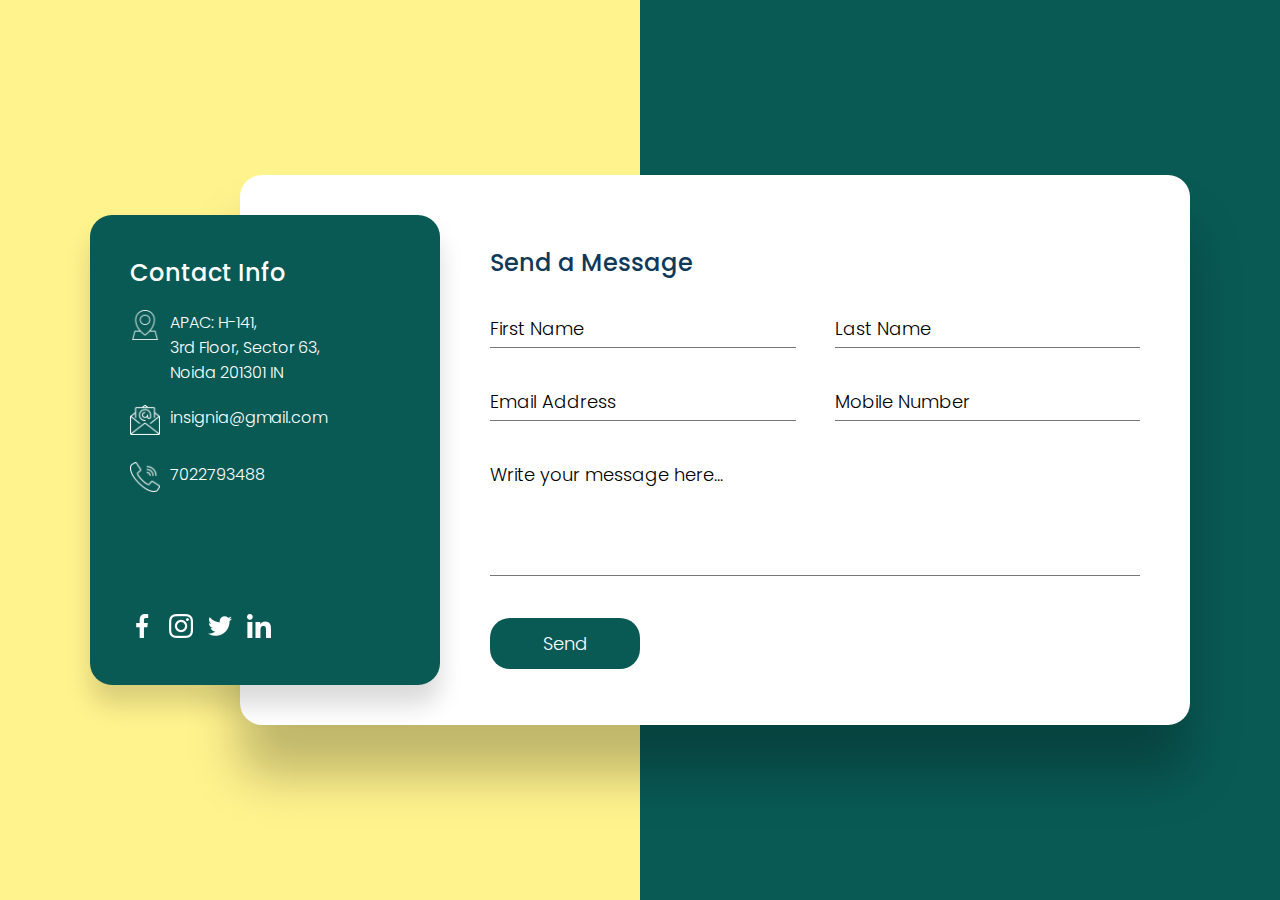
<file: Contact_us/contact.html>
<!doctype html>
<html>
    <head>
    <meta charset="utf-8">
    <meta name="viewport" content="width=device-width, initial-scale=1.0">
    <title> Contact Us - Responsive Page Design</title>
    <link rel="shortcut icon" type="image/jpg" href="images/news2.png"/>
    <style>
        @import url('https://fonts.googleapis.com/css2?family=Poppins:wght@200&display=swap');
        @import url('https://fonts.googleapis.com/css2?family=Poppins:wght@300&display=swap');
        @import url('https://fonts.googleapis.com/css2?family=Poppins:wght@400&display=swap');
        @import url('https://fonts.googleapis.com/css2?family=Poppins:wght@500&display=swap');
        @import url('https://fonts.googleapis.com/css2?family=Poppins:wght@600&display=swap');
        @import url('https://fonts.googleapis.com/css2?family=Poppins:wght@700&display=swap');
        @import url('https://fonts.googleapis.com/css2?family=Poppins:wght@800&display=swap');
        @import url('https://fonts.googleapis.com/css2?family=Poppins:wght@900&display=swap');
    </style>
    <link rel="stylesheet" href="contact.css">
    </head>
    <body>
        <section>
            <div class="container">
                <div class="contactInfo"> 
                    <div>
                        <h2>Contact Info</h2>
                        <ul class="info">
                            <li>
                                <span><img src="images/location.png"></span>
                                <span>APAC: H-141,<br>
                                    3rd Floor, Sector 63,<br>
                                    Noida 201301 IN</span>
                                </span>
                            </li>
                            <li>
                                <span><img src="images/mail.png"></span>
                                <!-- <span>insigniaconsultancy@gmail.com;</span> -->
                                <span><a href = "mailto: insignia@gmail.com">insignia@gmail.com</a></span>
                            </li>
                            <li>
                                <span><img src="images/call.png"></span>
                                <span>7022793488</span>
                            </li>

                        </ul>
                    </div>
                    <ul class="sci">
                        <li><a href="https://www.facebook.com/insigniaconsultancy"><img src="images/1.png"></a></li>
                        <li><a href="https://www.instagram.com/insigniaconsultancy/"><img src="images/3.png"></a></li>
                        <li><a href="https://twitter.com/InsigniaCS"><img src="images/2.png"></a></li>
                        <li><a href="https://www.linkedin.com/company/insignia-consultancy-solutions/posts/?feedView=all&viewAsMember=true"><img src="images/5.png"></a></li>
                        
                    </ul>
                </div>
                    <div class="contactForm">
                        <h2>Send a Message</h2>
                        <div class="formBox">
                        <div class="inputBox w50">
                            <input type="text" name="" required>
                            <span>First Name</span>
                        </div>
                        <div class="inputBox w50">
                            <input type="text" required>
                            <span>Last Name</span>
                        </div>
                        <div class="inputBox w50">
                            <input type="email" required>
                            <span>Email Address</span>
                        </div>
                        <div class="inputBox w50">
                            <input type="text" required>
                            <span>Mobile Number</span>
                        </div>
                        <div class="inputBox w100">
                            <textarea required></textarea>
                            <span>Write your message here...</span>
                        </div>
                        <div class="inputBox w100">
                            <input type="submit" value="Send">
                        </div>
                    </div>
                </div>
                    
                    
             
        </section>
    </body>
</html>
</file>
<file: Contact_us/contact.css>
/*@import url('http://fonts.googleapis.com/css2?family=Poppins:wght@200;300;400;500;600;700;800;900&display=swap'); */

*
{
    margin: 0;
    padding: 0;
    box-sizing: border-box;
    font-family: 'Poppins',sans-serif;
}

section
{
    display: flex;
    justify-content: center;
    align-items: center;
    min-height: 100vh;
    background-color: #095a55;

}
section::before
{
    content: '';
    position: absolute;
    top: 0;
    left: 0;
    width: 50%;
    height: 100%;
    background: #fff38e;
}

.container
{
    position: relative;
    min-width: 1100px;
    min-height: 550px;
    display: flex;
    z-index: 1000;
    /* border-radius: 22px; */
    /* background-color: #fff; */

}

.container .contactInfo
{
    position: absolute;
    top: 40px;
    width: 350px;
    height: calc(100% - 80px);
    background: #095a55;
    z-index: 1;
    padding: 40px;
    display: flex;
    justify-content: center;
    flex-direction: column;
    justify-content: space-between;
    box-shadow: 0 20px 25px rgba(0,0,0,0.15); 
    border-radius: 22px;
}

.container .contactInfo h2
{
    color: #fff;
    font-size:24px;
    font-weight: 500;
}

.container .contactInfo ul.info 
{
   position: relative;
   margin: 20px 0; 
}

.container .contactInfo ul.info li
{
   position: relative;
   list-style: none;
   display: flex;
   margin: 20px 0;
   cursor: pointer;
   align-items: flex-start;
}

.container .contactInfo ul.info li span:nth-child(1)
{
    width: 30px;
    min-width: 30px;
}

/* for gmail */
.container .contactInfo ul.info li span a
{
    color: #fff;
    text-decoration: none;
    width: 30px;
    min-width: 30px;
    
}

.container .contactInfo ul.info li span:nth-child(1) img
{
    max-width: 100%;
    filter: invert(1);
}

.container .contactInfo ul.info li span:nth-child(2)
{
    color: #fff;
    margin-left: 10px;
    font-weight: 300;
}

.container .contactInfo ul.sci
{
    position: relative;
    display: flex;
}

.container .contactInfo ul.sci li
{
   list-style: none;  
   margin-right: 15px;
}

.container .contactInfo ul.sci li a
{
   text-decoration: none;
}

.container .contactInfo ul.sci li a img
{
   filter: invert(1);
}

.container .contactForm
{
    position: absolute;
    padding: 70px 50px;
    padding-left: 250px;
    margin-left: 150px;
    width: calc(100% - 150px);
    height: 100%;
    background: #fff; 
    box-shadow: 0 50px 50px rgba(0,0,0,0.25);
    border-radius: 22px;
}

.container .contactForm h2
{
    color: #0f3959;
    font-size: 24px;
    font-weight: 500;
}

.container .contactForm .formBox
{
    position: relative;
    display: flex;
    justify-content: space-between;
    flex-wrap: wrap;
    padding-top: 30px;
}

.container .contactForm .formBox .inputBox
{
    position: relative;
    margin-bottom: 35px;
}

.container .contactForm .formBox .inputBox.w50
{
    width: 47%;
}

.container .contactForm .formBox .inputBox.w100
{
    width: 100%;
}

.container .contactForm .formBox .inputBox input,
.container .contactForm .formBox .inputBox textarea 
{
    width: 100%;
    resize: none;
    padding: 5px 0;
    font-size: 18px;
    font-weight: 300;
    color: #333;
    border: none;
    outline: none;
    border-bottom: 1px solid #777;
}

.container .contactForm .formBox .inputBox textarea 
{
    height: 120px;
}

.container .contactForm .formBox .inputBox span 
{
    position: absolute;
    left: 0;
    padding: 5px 0;
    pointer-events: none;
    font-size: 18px;
    font-weight: 300;
    transition: 0.3s;
}

.container .contactForm .formBox .inputBox input:focus ~ span,
.container .contactForm .formBox .inputBox input:valid ~ span,
.container .contactForm .formBox .inputBox textarea:focus ~ span, 
.container .contactForm .formBox .inputBox textarea:valid ~ span
{
    transform: translateY(-20px);
    font-size:  12px;
    font-weight: 400;
    letter-spacing: 1px;
    color: #095a55;
    font-weight: 500;
} 

/* Css for the submit button */
.container .contactForm .formBox .inputBox input[type="submit"]         
{
    position: relative;
    cursor: pointer;
    background: #095a55;
    border-radius: 20px;
    color: #fff;
    border: none;
    max-width: 150px;
    padding: 12px;

}

.container .contactForm .formBox .inputBox input[type="submit"]:hover{
    background: #0d9480;
}

/* make the form responsive */
@media (max-width: 1200px)
{
    .container
    {
        width: 90%;
        min-width: auto;
        margin: 20px;
        box-shadow: 0 20px 50px rgba(0,0,0,0.2);
    }

    .container .contactInfo
    {
        top: 0;
        height: 550px;
        position: relative;
        box-shadow: none;
        border-radius: 0px;
    }

    .container .contactForm
    {
        position: relative;
        width: calc(100% - 350px);
        padding-left: 0;
        margin-left: 0;
        padding: 40px;
        height: 550px;
        box-shadow: none;
        border-radius: 0px;
    }
}

@media (max-width: 991px)
{
    section
    {
        display: flex;
        justify-content: center;
        align-items: center;
        min-height: 100vh;
        background: #fff38e;
    }

    section::before
    {
        display: none;
    }

    .container
    {
        display: flex;
        flex-direction: column-reverse;
    }

    .container .contactForm
    {
        width: 100%;
        height: auto;
        border-radius: 0px;
    }

    .container .contactInfo
    {
        width: 100%;
        height: auto;
        flex-direction: row;
        border-radius: 0px;
    }
    .container .contactInfo ul.sci
    {
       position: relative;
       display: flex;
       justify-content: center;
       align-items: center;
    }
}

@media (max-width: 600px)
{
    .container .contactForm
    {
        padding: 25px;
    }

    .container .contactInfo{
        padding: 25px;
        flex-direction: column;
        align-items: flex-start;
    }

    .container .contactInfo ul.sci
    {
        margin-top: 40px;
    }

    .container .contactForm .formBox .inputBox.w50
    {
        width: 100%;
    }
}
</file>
